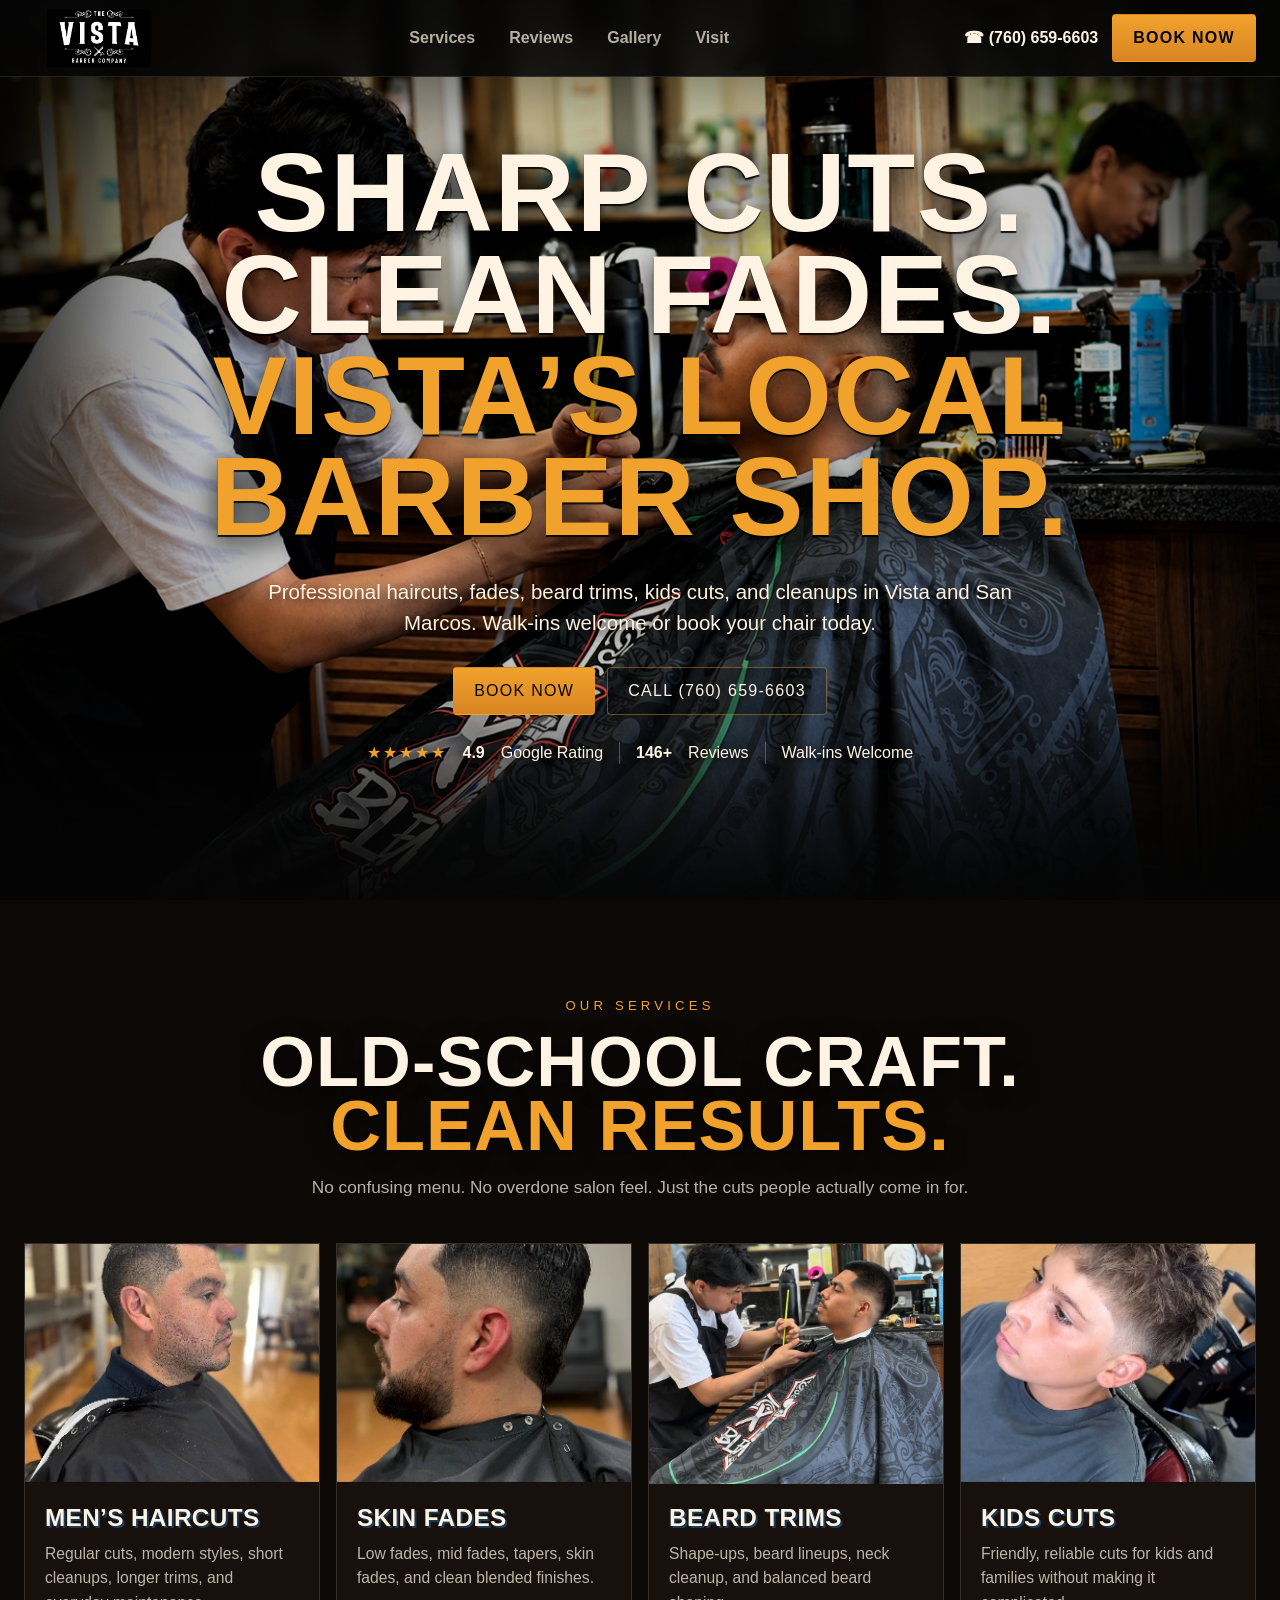
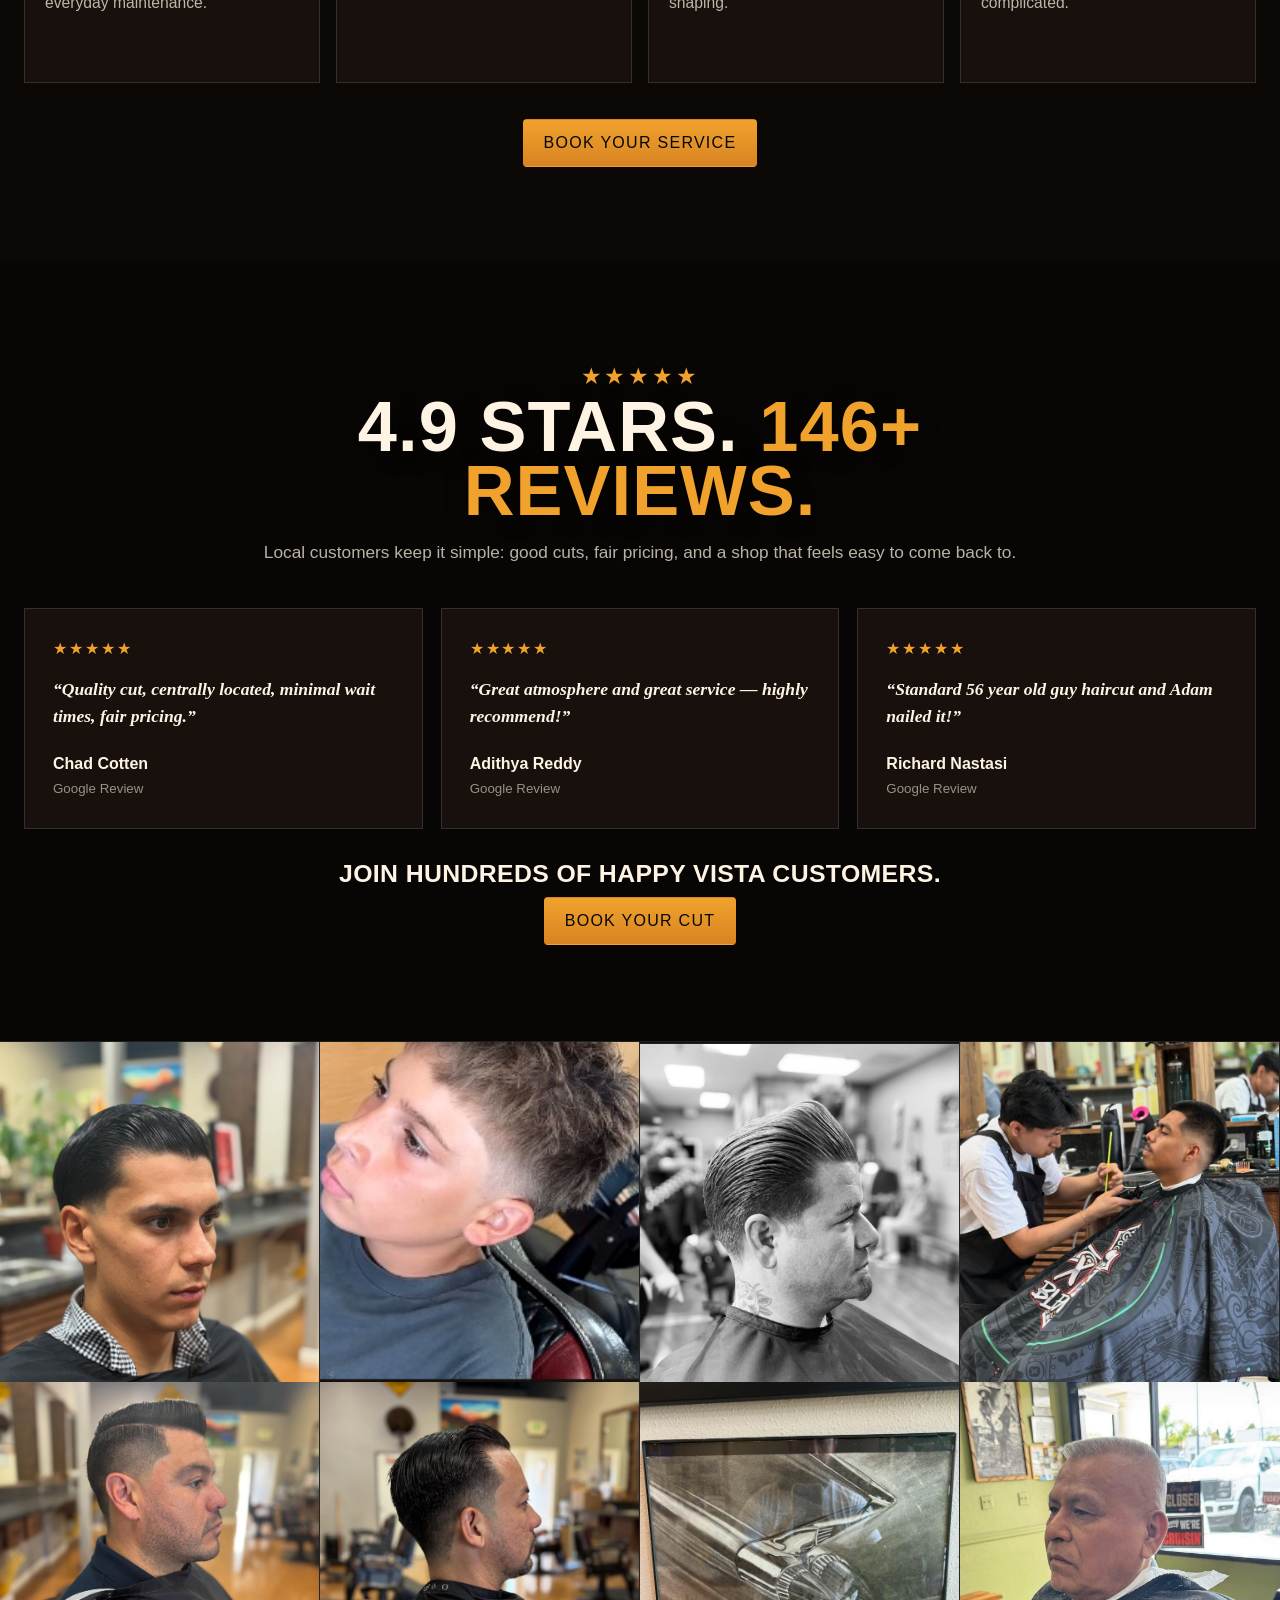
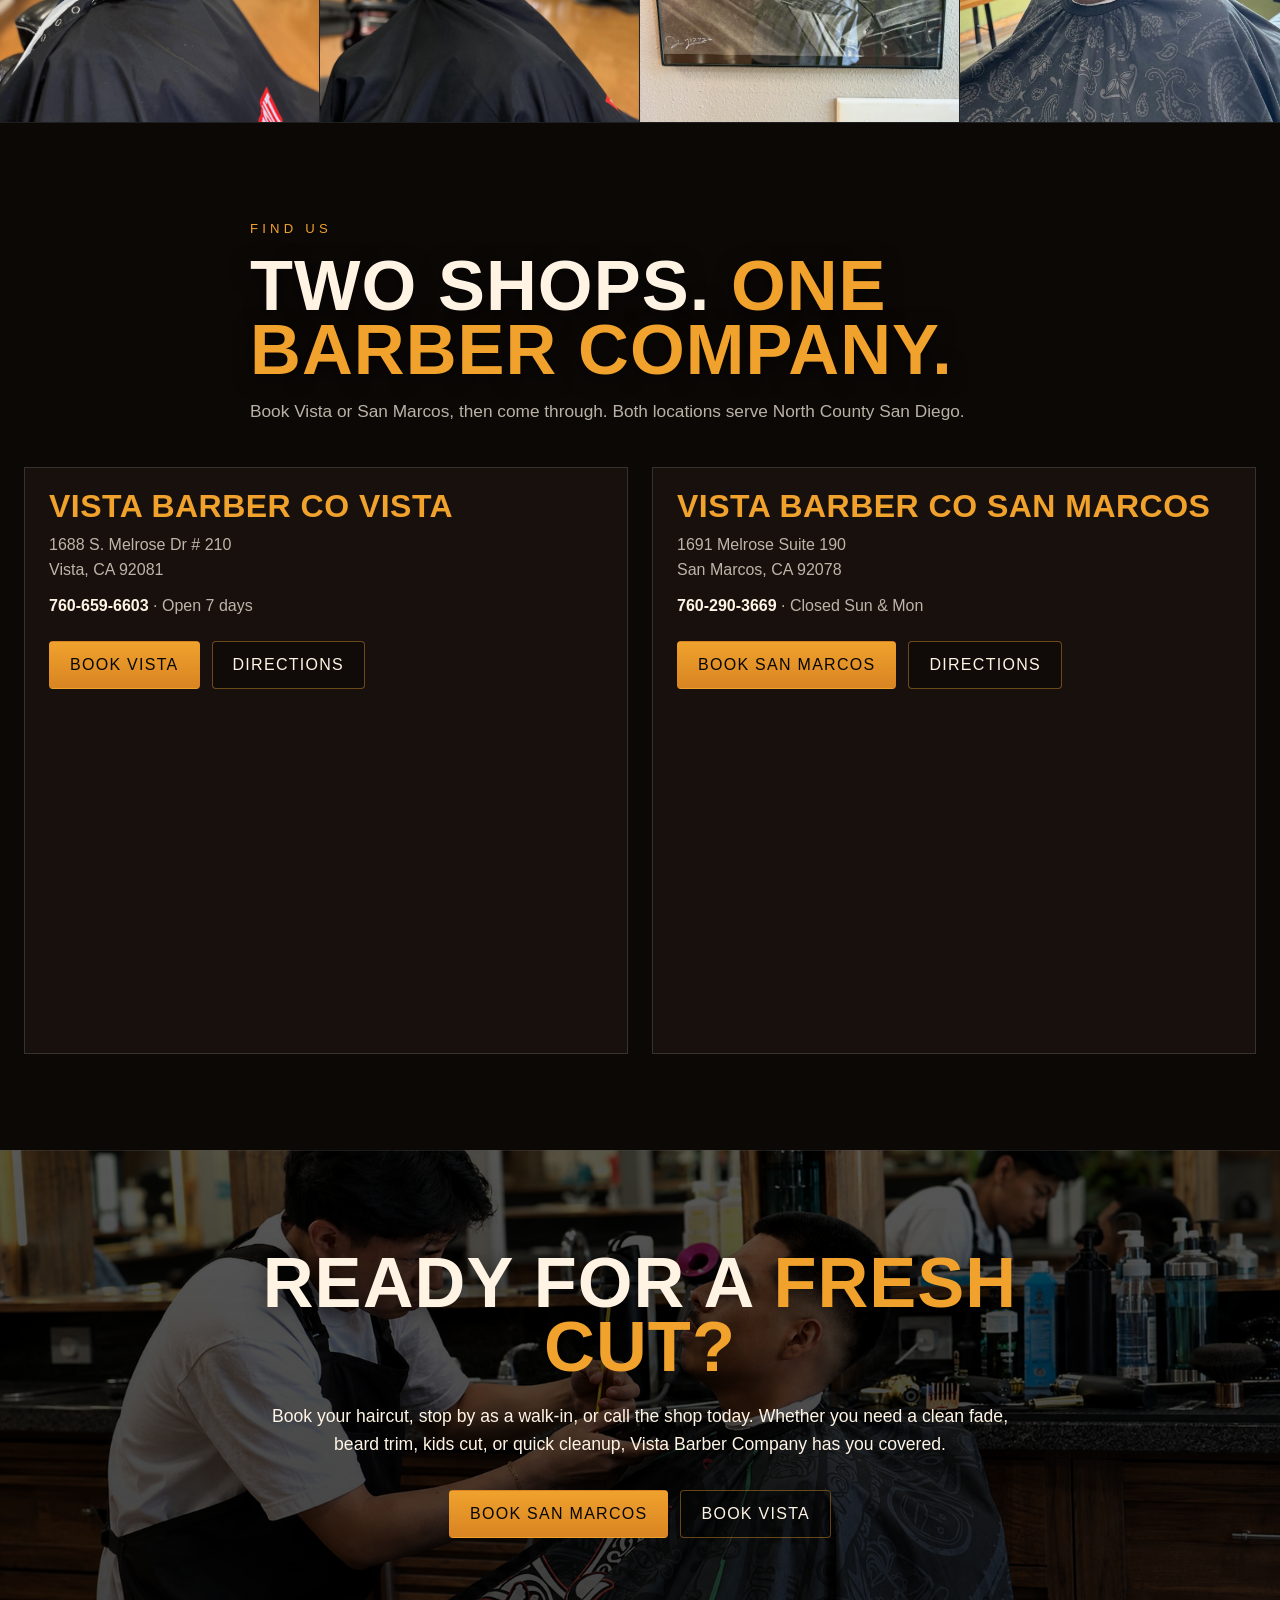
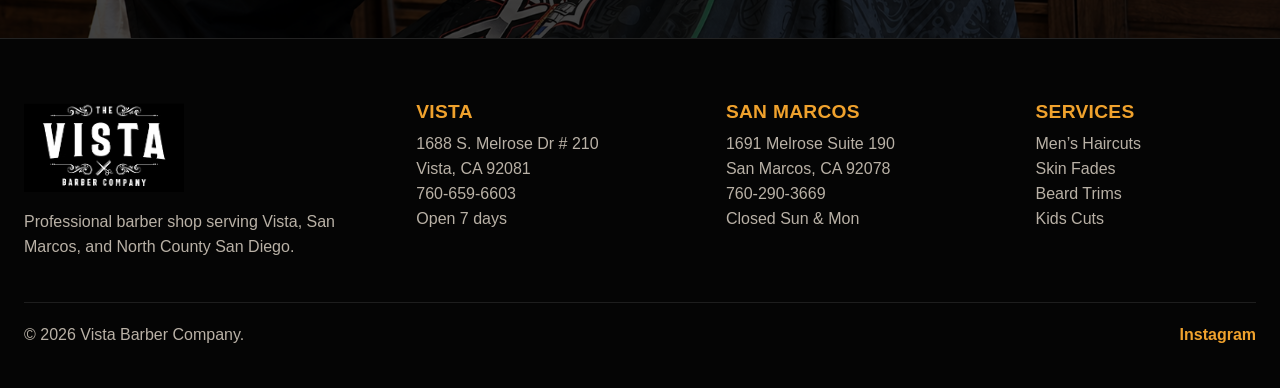
<file: index.html>
<!doctype html>
<html lang="en">
<head>
  <meta charset="utf-8" />
  <meta name="viewport" content="width=device-width, initial-scale=1" />
  <title>Vista Barber Company | Vista & San Marcos Barber Shop</title>
  <meta name="description" content="Vista Barber Company is a local barber shop with locations in Vista and San Marcos, CA. Book men’s haircuts, skin fades, beard trims, and kids cuts." />
  <meta name="keywords" content="Vista barber shop, barber shop in Vista CA, men’s haircut Vista CA, fades Vista CA, beard trim Vista CA, kids haircut Vista CA, San Marcos barber shop, North County San Diego barber" />
  <meta property="og:title" content="Vista Barber Company | Sharp Cuts. Clean Fades." />
  <meta property="og:description" content="Local barber shop serving Vista, San Marcos, and North County San Diego." />
  <meta property="og:type" content="website" />
  <meta name="theme-color" content="#050505" />
  <link rel="icon" href="assets/favicon.svg" type="image/svg+xml" />
  <link rel="stylesheet" href="styles.css?v=hero-vista-cut-handle-tiles" />
  <script type="application/ld+json">
  {
    "@context": "https://schema.org",
    "@graph": [
      {
        "@type": "Barbershop",
        "name": "Vista Barber Company - Vista",
        "telephone": "+17606596603",
        "priceRange": "$$",
        "address": {
          "@type": "PostalAddress",
          "streetAddress": "1688 S. Melrose Dr #210",
          "addressLocality": "Vista",
          "addressRegion": "CA",
          "postalCode": "92081",
          "addressCountry": "US"
        },
        "openingHours": "Mo-Su",
        "aggregateRating": { "@type": "AggregateRating", "ratingValue": "4.9", "reviewCount": "146" },
        "areaServed": ["Vista", "Shadowridge", "San Marcos", "Carlsbad", "La Costa", "North County San Diego"],
        "sameAs": ["https://www.instagram.com/vistabarberco/"]
      },
      {
        "@type": "Barbershop",
        "name": "Vista Barber Company - San Marcos",
        "telephone": "+17602903669",
        "priceRange": "$$",
        "address": {
          "@type": "PostalAddress",
          "streetAddress": "1691 Melrose Suite 190",
          "addressLocality": "San Marcos",
          "addressRegion": "CA",
          "postalCode": "92078",
          "addressCountry": "US"
        },
        "openingHours": ["Tu-Sa"],
        "areaServed": ["San Marcos", "Vista", "Carlsbad", "La Costa", "North County San Diego"],
        "sameAs": ["https://www.instagram.com/vistabarberco/"]
      }
    ]
  }
  </script>
</head>
<body>
  <a class="skip-link" href="#main">Skip to content</a>

  <header class="site-header" data-header>
    <div class="container nav-wrap">
      <a class="brand" href="#top" aria-label="Vista Barber Company home">
        <img class="brand-logo" src="assets/vista-barber-logo.png" alt="Vista Barber Company" />
      </a>

      <nav class="desktop-nav" aria-label="Primary navigation">
        <a href="#services">Services</a>
        <a href="#reviews">Reviews</a>
        <a href="#gallery">Gallery</a>
        <a href="#visit">Visit</a>
      </nav>

      <div class="header-actions">
        <a class="phone-link" href="tel:+17606596603">☎ <span>(760) 659-6603</span></a>
        <button class="btn btn-gold" type="button" data-open-booking-modal>Book Now</button>
      </div>
    </div>
  </header>

  <main id="main">
    <section class="hero" id="top">
      <div class="hero-bg" aria-hidden="true"></div>
      <div class="hero-shade" aria-hidden="true"></div>
      <div class="container hero-inner">
        <h1>Sharp Cuts.<br>Clean Fades.<br><span>Vista’s Local Barber Shop.</span></h1>
        <p class="hero-lead">Professional haircuts, fades, beard trims, kids cuts, and cleanups in Vista and San Marcos. Walk-ins welcome or book your chair today.</p>
        <div class="hero-actions">
          <button class="btn btn-gold" type="button" data-open-booking-modal>Book Now</button>
          <a class="btn btn-outline" href="tel:+17606596603">Call (760) 659-6603</a>
        </div>
        <div class="hero-proof" aria-label="Shop highlights">
          <span class="stars">★★★★★</span>
          <strong>4.9</strong> Google Rating
          <i></i>
          <strong>146+</strong> Reviews
          <i></i>
          Walk-ins Welcome
        </div>
      </div>
    </section>

    <section class="section services-section" id="services">
      <div class="container section-heading center">
        <p class="eyebrow">Our Services</p>
        <h2>Old-School Craft. <span>Clean Results.</span></h2>
        <p>No confusing menu. No overdone salon feel. Just the cuts people actually come in for.</p>
      </div>

      <div class="container service-grid" aria-label="Vista Barber Company services">
        <article class="service-card">
          <img src="assets/service-mens.jpg" alt="Vista Barber Company men’s haircut" />
          <div class="service-copy">
            <h3>Men’s Haircuts</h3>
            <p>Regular cuts, modern styles, short cleanups, longer trims, and everyday maintenance.</p>
          </div>
        </article>

        <article class="service-card">
          <img src="assets/service-fades.jpg" alt="Vista Barber Company skin fade" />
          <div class="service-copy">
            <h3>Skin Fades</h3>
            <p>Low fades, mid fades, tapers, skin fades, and clean blended finishes.</p>
          </div>
        </article>

        <article class="service-card">
          <img src="assets/service-beard.jpg" alt="Vista Barber Company beard trim and lineup" />
          <div class="service-copy">
            <h3>Beard Trims</h3>
            <p>Shape-ups, beard lineups, neck cleanup, and balanced beard shaping.</p>
          </div>
        </article>

        <article class="service-card">
          <img src="assets/service-kids.jpg" alt="Kids haircut at Vista Barber Company" />
          <div class="service-copy">
            <h3>Kids Cuts</h3>
            <p>Friendly, reliable cuts for kids and families without making it complicated.</p>
          </div>
        </article>
      </div>

      <div class="container center-actions">
        <button class="btn btn-gold" type="button" data-open-booking-modal>Book Your Service</button>
      </div>
    </section>

    <section class="section reviews-section" id="reviews">
      <div class="container section-heading center">
        <p class="stars big">★★★★★</p>
        <h2>4.9 Stars. <span>146+ Reviews.</span></h2>
        <p>Local customers keep it simple: good cuts, fair pricing, and a shop that feels easy to come back to.</p>
      </div>

      <div class="container review-grid">
        <figure>
          <p class="stars">★★★★★</p>
          <blockquote>“Quality cut, centrally located, minimal wait times, fair pricing.”</blockquote>
          <figcaption><b>Chad Cotten</b><small>Google Review</small></figcaption>
        </figure>
        <figure>
          <p class="stars">★★★★★</p>
          <blockquote>“Great atmosphere and great service — highly recommend!”</blockquote>
          <figcaption><b>Adithya Reddy</b><small>Google Review</small></figcaption>
        </figure>
        <figure>
          <p class="stars">★★★★★</p>
          <blockquote>“Standard 56 year old guy haircut and Adam nailed it!”</blockquote>
          <figcaption><b>Richard Nastasi</b><small>Google Review</small></figcaption>
        </figure>
      </div>

      <div class="container review-cta">
        <h3>Join hundreds of happy Vista customers.</h3>
        <button class="btn btn-gold" type="button" data-open-booking-modal>Book Your Cut</button>
      </div>
    </section>

    <section class="photo-strip" id="gallery" aria-label="Vista Barber Company Instagram photos">
      <a class="insta-tile" href="https://www.instagram.com/vistabarberco/" target="_blank" rel="noopener" aria-label="Open Vista Barber Company Instagram post">
        <img src="assets/ig-slick.jpg" alt="Vista Barber Company slick classic haircut Instagram post" loading="lazy" />
        <span class="insta-caption">@vistabarberco</span>
      </a>
      <a class="insta-tile" href="https://www.instagram.com/vistabarberco/" target="_blank" rel="noopener" aria-label="Open Vista Barber Company Instagram post">
        <img src="assets/service-kids.jpg" alt="Vista Barber Company kids haircut Instagram post" loading="lazy" />
        <span class="insta-caption">@vistabarberco</span>
      </a>
      <a class="insta-tile" href="https://www.instagram.com/vistabarberco/" target="_blank" rel="noopener" aria-label="Open Vista Barber Company Instagram post">
        <img src="assets/ig-bw-style.jpg" alt="Vista Barber Company black and white haircut Instagram post" loading="lazy" />
        <span class="insta-caption">@vistabarberco</span>
      </a>
      <a class="insta-tile" href="https://www.instagram.com/vistabarberco/" target="_blank" rel="noopener" aria-label="Open Vista Barber Company Instagram post">
        <img src="assets/ig-chair.jpg" alt="Vista Barber Company barber working in shop Instagram post" loading="lazy" />
        <span class="insta-caption">@vistabarberco</span>
      </a>
      <a class="insta-tile" href="https://www.instagram.com/vistabarberco/" target="_blank" rel="noopener" aria-label="Open Vista Barber Company Instagram post">
        <img src="assets/ig-side-before.jpg" alt="Vista Barber Company haircut before Instagram post" loading="lazy" />
        <span class="insta-caption">@vistabarberco</span>
      </a>
      <a class="insta-tile" href="https://www.instagram.com/vistabarberco/" target="_blank" rel="noopener" aria-label="Open Vista Barber Company Instagram post">
        <img src="assets/ig-side-after.jpg" alt="Vista Barber Company haircut after Instagram post" loading="lazy" />
        <span class="insta-caption">@vistabarberco</span>
      </a>
      <a class="insta-tile" href="https://www.instagram.com/vistabarberco/" target="_blank" rel="noopener" aria-label="Open Vista Barber Company Instagram post">
        <img src="assets/ig-artwork.jpg" alt="Vista Barber Company shop wall artwork Instagram post" loading="lazy" />
        <span class="insta-caption">@vistabarberco</span>
      </a>
      <a class="insta-tile" href="https://www.instagram.com/vistabarberco/" target="_blank" rel="noopener" aria-label="Open Vista Barber Company Instagram post">
        <img src="assets/ig-flattop.jpg" alt="Vista Barber Company haircut customer Instagram post" loading="lazy" />
        <span class="insta-caption">@vistabarberco</span>
      </a>
    </section>

    <section class="section visit-section" id="visit">
      <div class="container section-heading">
        <p class="eyebrow">Find Us</p>
        <h2>Two Shops. <span>One Barber Company.</span></h2>
        <p>Book Vista or San Marcos, then come through. Both locations serve North County San Diego.</p>
      </div>

      <div class="container location-grid">
        <article class="location-card">
          <h3>Vista Barber Co Vista</h3>
          <p>1688 S. Melrose Dr # 210<br>Vista, CA 92081</p>
          <p><a href="tel:+17606596603">760-659-6603</a> · Open 7 days</p>
          <div class="location-actions">
            <a class="btn btn-gold" href="https://app.acuityscheduling.com/schedule/9c201f82" target="_blank" rel="noopener">Book Vista</a>
            <a class="btn btn-outline" href="https://www.google.com/maps/dir/?api=1&destination=1688%20S.%20Melrose%20Dr%20%23210%20Vista%2C%20CA%2092081" target="_blank" rel="noopener">Directions</a>
          </div>
          <iframe title="Map to Vista Barber Co Vista" loading="lazy" referrerpolicy="no-referrer-when-downgrade" src="https://www.google.com/maps?q=1688%20S.%20Melrose%20Dr%20%23210%20Vista%2C%20CA%2092081&output=embed"></iframe>
        </article>

        <article class="location-card">
          <h3>Vista Barber Co San Marcos</h3>
          <p>1691 Melrose Suite 190<br>San Marcos, CA 92078</p>
          <p><a href="tel:+17602903669">760-290-3669</a> · Closed Sun & Mon</p>
          <div class="location-actions">
            <a class="btn btn-gold" href="https://app.acuityscheduling.com/schedule/b0204b31" target="_blank" rel="noopener">Book San Marcos</a>
            <a class="btn btn-outline" href="https://www.google.com/maps/dir/?api=1&destination=1691%20Melrose%20Suite%20190%20San%20Marcos%2C%20CA%2092078" target="_blank" rel="noopener">Directions</a>
          </div>
          <iframe title="Map to Vista Barber Co San Marcos" loading="lazy" referrerpolicy="no-referrer-when-downgrade" src="https://www.google.com/maps?q=1691%20Melrose%20Suite%20190%20San%20Marcos%2C%20CA%2092078&output=embed"></iframe>
        </article>
      </div>
    </section>

    <section class="final-section">
      <div class="container final-inner">
        <h2>Ready for a <span>Fresh Cut?</span></h2>
        <p>Book your haircut, stop by as a walk-in, or call the shop today. Whether you need a clean fade, beard trim, kids cut, or quick cleanup, Vista Barber Company has you covered.</p>
        <div class="final-actions">
          <a class="btn btn-gold" href="https://app.acuityscheduling.com/schedule/b0204b31" target="_blank" rel="noopener">Book San Marcos</a>
          <a class="btn btn-outline" href="https://app.acuityscheduling.com/schedule/9c201f82" target="_blank" rel="noopener">Book Vista</a>
        </div>
      </div>
    </section>
  </main>

  <footer class="site-footer">
    <div class="container footer-grid">
      <div>
        <a class="footer-logo" href="#top" aria-label="Vista Barber Company home">
          <img src="assets/vista-barber-logo.png" alt="Vista Barber Company" />
        </a>
        <p>Professional barber shop serving Vista, San Marcos, and North County San Diego.</p>
      </div>
      <div>
        <h3>Vista</h3>
        <p>1688 S. Melrose Dr # 210<br>Vista, CA 92081<br><a href="tel:+17606596603">760-659-6603</a><br>Open 7 days</p>
      </div>
      <div>
        <h3>San Marcos</h3>
        <p>1691 Melrose Suite 190<br>San Marcos, CA 92078<br><a href="tel:+17602903669">760-290-3669</a><br>Closed Sun & Mon</p>
      </div>
      <div>
        <h3>Services</h3>
        <ul>
          <li>Men’s Haircuts</li>
          <li>Skin Fades</li>
          <li>Beard Trims</li>
          <li>Kids Cuts</li>
        </ul>
      </div>
    </div>
    <div class="container footer-bottom">
      <p>© <span id="year"></span> Vista Barber Company.</p>
      <a href="https://www.instagram.com/vistabarberco/" target="_blank" rel="noopener">Instagram</a>
    </div>
  </footer>

  <nav class="mobile-sticky" aria-label="Mobile quick actions">
    <button type="button" data-open-booking-modal>Book</button>
    <a href="tel:+17606596603">Call</a>
    <a href="#visit">Locations</a>
  </nav>

  <div class="booking-modal" data-booking-modal aria-hidden="true">
    <div class="modal-backdrop" data-close-booking-modal></div>
    <section class="modal-card" role="dialog" aria-modal="true" aria-labelledby="booking-title" tabindex="-1">
      <button class="modal-close" type="button" aria-label="Close booking options" data-close-booking-modal>×</button>
      <p class="eyebrow">Choose Location</p>
      <h2 id="booking-title">Book Vista Barber Co</h2>
      <div class="modal-locations">
        <article>
          <h3>Vista Barber Co Vista</h3>
          <p>1688 S. Melrose Dr # 210<br>Vista, CA 92081</p>
          <p><a href="tel:+17606596603">760-659-6603</a> &nbsp; Open 7 days</p>
          <a class="btn btn-gold full" href="https://app.acuityscheduling.com/schedule/9c201f82" target="_blank" rel="noopener">Book Vista</a>
        </article>
        <article>
          <h3>Vista Barber Co San Marcos</h3>
          <p>1691 Melrose Suite 190<br>San Marcos, CA 92078</p>
          <p><a href="tel:+17602903669">760-290-3669</a> &nbsp; Closed Sun & Mon</p>
          <a class="btn btn-gold full" href="https://app.acuityscheduling.com/schedule/b0204b31" target="_blank" rel="noopener">Book San Marcos</a>
        </article>
      </div>
    </section>
  </div>

  <script src="script.js?v=hero-vista-cut-handle-tiles" defer></script>
</body>
</html>
</file>
<file: styles.css>
:root {
  --black: #050505;
  --black-2: #0b0806;
  --panel: #17100c;
  --panel-2: #21160f;
  --line: rgba(255,255,255,.13);
  --line-warm: rgba(235,159,49,.42);
  --cream: #fff4e4;
  --muted: rgba(255,244,228,.72);
  --muted-2: rgba(255,244,228,.56);
  --gold: #f0a22d;
  --gold-2: #d88422;
  --max: 1240px;
  --header: 76px;
}

* { box-sizing: border-box; }
html { scroll-behavior: smooth; scroll-padding-top: var(--header); }
body {
  margin: 0;
  color: var(--cream);
  background: var(--black);
  font-family: Arial, Helvetica, sans-serif;
  line-height: 1.55;
  -webkit-font-smoothing: antialiased;
  text-rendering: optimizeLegibility;
}
img, iframe { max-width: 100%; }
a { color: inherit; text-decoration: none; }
p { margin: 0; }
button, input, textarea { font: inherit; }

.container {
  width: min(100% - 48px, var(--max));
  margin-inline: auto;
}

.skip-link {
  position: absolute;
  left: 14px;
  top: 10px;
  z-index: 999;
  transform: translateY(-160%);
  background: var(--gold);
  color: #050505;
  padding: 9px 13px;
  font-weight: 900;
}
.skip-link:focus { transform: translateY(0); }

.site-header {
  position: fixed;
  z-index: 100;
  inset: 0 0 auto;
  min-height: var(--header);
  background: rgba(5,5,5,.86);
  border-bottom: 1px solid rgba(255,255,255,.11);
  backdrop-filter: blur(10px);
}
.site-header.is-scrolled { background: rgba(5,5,5,.96); }
.nav-wrap {
  min-height: var(--header);
  display: flex;
  align-items: center;
  justify-content: space-between;
  gap: 26px;
}
.brand {
  display: inline-flex;
  align-items: center;
  flex: 0 0 auto;
}
.brand-logo {
  display: block;
  width: 150px;
  height: 58px;
  object-fit: contain;
}
.desktop-nav {
  display: flex;
  align-items: center;
  justify-content: center;
  gap: 34px;
  color: rgba(255,244,228,.7);
  font-weight: 900;
}
.desktop-nav a { transition: color .18s ease; }
.desktop-nav a:hover { color: var(--gold); }
.header-actions {
  display: flex;
  align-items: center;
  gap: 14px;
  font-weight: 900;
}
.phone-link { color: var(--cream); }

.btn,
.mobile-sticky a,
.mobile-sticky button {
  border-radius: 4px;
  border: 1px solid var(--line-warm);
  min-height: 48px;
  padding: 13px 20px;
  display: inline-flex;
  align-items: center;
  justify-content: center;
  gap: 8px;
  color: var(--cream);
  background: transparent;
  font-family: Impact, Haettenschweiler, 'Arial Narrow Bold', sans-serif;
  text-transform: uppercase;
  letter-spacing: .08em;
  line-height: 1;
  cursor: pointer;
  transition: transform .16s ease, background .16s ease, border-color .16s ease;
}
.btn:hover,
.mobile-sticky a:hover,
.mobile-sticky button:hover { transform: translateY(-2px); }
.btn-gold {
  color: #070707;
  background: linear-gradient(180deg, var(--gold), var(--gold-2));
  border-color: transparent;
}
.btn-outline { background: rgba(0,0,0,.28); }
.btn-outline:hover { background: rgba(240,162,45,.12); }
.btn.full { width: 100%; }

.hero {
  position: relative;
  min-height: 100svh;
  display: grid;
  place-items: center;
  padding: calc(var(--header) + 10px) 0 42px;
  overflow: hidden;
  isolation: isolate;
  text-align: center;
  background: #000;
}
.hero-bg {
  position: absolute;
  inset: 0;
  z-index: 0;
  background-image: url('assets/hero-vista-cut.png');
  background-size: cover;
  background-position: center 42%;
  opacity: 1;
  filter: brightness(.92) contrast(1.08) saturate(1.05);
  transform: scale(1.02);
}
.hero-shade {
  position: absolute;
  inset: 0;
  z-index: 1;
  pointer-events: none;
  background:
    radial-gradient(ellipse 70% 82% at 50% 48%,
      rgba(0,0,0,0) 0%,
      rgba(0,0,0,.03) 45%,
      rgba(0,0,0,.22) 60%,
      rgba(0,0,0,.65) 78%,
      rgba(0,0,0,.96) 100%);
  box-shadow: inset 0 0 150px 55px rgba(0,0,0,.78);
}
.hero::after {
  content: '';
  position: absolute;
  inset: 0;
  z-index: 1;
  pointer-events: none;
  background: linear-gradient(180deg, rgba(0,0,0,.08), rgba(0,0,0,.18) 76%, rgba(5,5,5,.92) 100%);
}
.hero-inner {
  position: relative;
  z-index: 2;
  transform: translateY(-18px);
}
.location-pill {
  width: fit-content;
  margin: 0 auto 24px;
  padding: 9px 22px;
  border: 1px solid var(--line-warm);
  border-radius: 999px;
  color: var(--gold);
  background: rgba(0,0,0,.38);
  font-family: Impact, Haettenschweiler, 'Arial Narrow Bold', sans-serif;
  text-transform: uppercase;
  letter-spacing: .26em;
  font-size: .93rem;
  text-shadow: 0 2px 10px #000;
}
h1, h2, h3 {
  margin: 0;
  font-family: Impact, Haettenschweiler, 'Arial Narrow Bold', sans-serif;
  text-transform: uppercase;
  line-height: .91;
  letter-spacing: .015em;
}
h1 {
  margin-inline: auto;
  max-width: 980px;
  color: var(--cream);
  font-size: clamp(4rem, 8.7vw, 8.8rem);
  text-shadow: 0 7px 28px rgba(0,0,0,.95), 0 2px 1px rgba(0,0,0,.85);
}
h1 span { color: var(--gold); }
.hero-lead {
  max-width: 760px;
  margin: 28px auto 28px;
  color: #fff2de;
  font-size: clamp(1rem, 1.6vw, 1.32rem);
  text-shadow: 0 3px 12px rgba(0,0,0,.9);
}
.hero-actions,
.center-actions,
.review-cta,
.final-actions,
.location-actions {
  display: flex;
  align-items: center;
  justify-content: center;
  flex-wrap: wrap;
  gap: 12px;
}
.hero-proof {
  margin-top: 26px;
  display: flex;
  justify-content: center;
  align-items: center;
  flex-wrap: wrap;
  gap: 16px;
  color: var(--cream);
  text-shadow: 0 2px 10px rgba(0,0,0,.9);
}
.hero-proof i {
  width: 1px;
  height: 22px;
  background: rgba(255,255,255,.26);
}
.stars { color: var(--gold); letter-spacing: .12em; }
.big { font-size: 1.45rem; }

.section { padding: 96px 0; }
.section-heading { margin-bottom: 42px; max-width: 780px; }
.section-heading.center { text-align: center; margin-inline: auto; }
.eyebrow {
  margin-bottom: 14px;
  color: var(--gold);
  font-family: Impact, Haettenschweiler, 'Arial Narrow Bold', sans-serif;
  text-transform: uppercase;
  letter-spacing: .32em;
  font-size: .82rem;
}
h2 {
  color: var(--cream);
  font-size: clamp(2.6rem, 5.5vw, 5.2rem);
  text-shadow: 0 4px 20px rgba(0,0,0,.5);
}
h2 span { color: var(--gold); }
.section-heading p:not(.eyebrow):not(.stars) {
  margin-top: 16px;
  color: var(--muted);
  font-size: 1.08rem;
}

.services-section { background: var(--black-2); }
.service-grid {
  display: grid;
  grid-template-columns: repeat(4, minmax(0, 1fr));
  gap: 16px;
}
.service-card {
  display: flex;
  min-width: 0;
  min-height: 440px;
  flex-direction: column;
  overflow: hidden;
  background: var(--panel);
  border: 1px solid rgba(255,255,255,.13);
}
.service-card img {
  display: block;
  width: 100%;
  height: 240px;
  object-fit: cover;
  object-position: center;
  background: #111;
}
.service-copy { padding: 22px 20px 26px; }
.service-card h3 {
  margin-bottom: 12px;
  color: var(--cream);
  font-size: 1.52rem;
  line-height: .98;
  text-shadow: 2px 2px 0 rgba(29,83,130,.65);
}
.service-card p { color: var(--muted); font-size: .98rem; }
.center-actions { margin-top: 36px; }

.reviews-section { background: #080604; }
.review-grid {
  display: grid;
  grid-template-columns: repeat(3, 1fr);
  gap: 18px;
}
.review-grid figure {
  margin: 0;
  padding: 28px;
  background: var(--panel);
  border: 1px solid rgba(255,255,255,.13);
}
.review-grid blockquote {
  margin: 14px 0 22px;
  color: var(--cream);
  font-family: Georgia, 'Times New Roman', serif;
  font-weight: 700;
  font-style: italic;
  font-size: 1.1rem;
}
.review-grid figcaption { display: grid; gap: 2px; }
.review-grid small { color: var(--muted-2); }
.review-cta { flex-direction: column; margin-top: 34px; }
.review-cta h3 { font-size: 1.55rem; }

.photo-strip {
  display: grid;
  grid-template-columns: repeat(4, 1fr);
  border-top: 1px solid rgba(255,255,255,.12);
  border-bottom: 1px solid rgba(255,255,255,.12);
  background: #000;
}
.insta-tile {
  position: relative;
  display: block;
  height: 340px;
  overflow: hidden;
  background: #080808;
  border-right: 1px solid rgba(255,255,255,.12);
}
.insta-tile:last-child { border-right: 0; }
.insta-tile img {
  display: block;
  width: 100%;
  height: 100%;
  object-fit: cover;
  object-position: center;
  transition: transform .32s ease, filter .32s ease;
}
.insta-tile::after {
  content: '';
  position: absolute;
  inset: 0;
  background: rgba(0,0,0,.68);
  opacity: 0;
  transition: opacity .22s ease;
}
.insta-caption {
  position: absolute;
  z-index: 2;
  inset: 0;
  display: grid;
  place-items: center;
  padding: 26px;
  text-align: center;
  color: var(--cream);
  font-weight: 900;
  font-size: 1.05rem;
  line-height: 1.35;
  opacity: 0;
  transform: translateY(10px);
  transition: opacity .22s ease, transform .22s ease;
  text-shadow: 0 2px 12px rgba(0,0,0,.9);
}
.insta-tile:hover img { transform: scale(1.05); filter: saturate(.9) contrast(1.08); }
.insta-tile:hover::after,
.insta-tile:hover .insta-caption { opacity: 1; }
.insta-tile:hover .insta-caption { transform: translateY(0); }

.visit-section { background: var(--black-2); }
.location-grid {
  display: grid;
  grid-template-columns: repeat(2, 1fr);
  gap: 24px;
}
.location-card {
  overflow: hidden;
  background: var(--panel);
  border: 1px solid rgba(255,255,255,.14);
}
.location-card h3 {
  padding: 24px 24px 0;
  color: var(--gold);
  font-size: 2rem;
}
.location-card p {
  padding: 0 24px;
  margin-top: 12px;
  color: var(--muted);
}
.location-card a:not(.btn) { color: var(--cream); font-weight: 900; }
.location-actions {
  justify-content: flex-start;
  padding: 22px 24px 24px;
}
.location-card iframe {
  display: block;
  width: 100%;
  height: 340px;
  border: 0;
  filter: grayscale(.15) contrast(1.03);
}

.final-section {
  position: relative;
  overflow: hidden;
  padding: 100px 0;
  background: linear-gradient(rgba(0,0,0,.66), rgba(0,0,0,.74)), url('assets/hero-vista-cut.png') center/cover;
  border-top: 1px solid rgba(255,255,255,.1);
}
.final-inner { text-align: center; max-width: 900px; }
.final-inner h2 { margin-inline: auto; }
.final-inner p {
  max-width: 780px;
  margin: 24px auto 32px;
  color: var(--cream);
  font-size: 1.1rem;
}

.site-footer {
  padding: 64px 0 40px;
  background: #050505;
  border-top: 1px solid rgba(255,255,255,.12);
}
.footer-grid {
  display: grid;
  grid-template-columns: 1.3fr 1fr 1fr .8fr;
  gap: 34px;
}
.footer-logo img {
  width: 160px;
  height: auto;
  display: block;
  margin-bottom: 18px;
}
.site-footer h3 { color: var(--gold); margin: 0 0 12px; font-size: 1.2rem; }
.site-footer p,
.site-footer li { color: var(--muted); }
.site-footer ul { list-style: none; padding: 0; margin: 0; }
.site-footer a:hover { color: var(--gold); }
.footer-bottom {
  margin-top: 42px;
  padding-top: 20px;
  border-top: 1px solid rgba(255,255,255,.1);
  display: flex;
  justify-content: space-between;
  gap: 18px;
  color: var(--muted-2);
}
.footer-bottom a { color: var(--gold); font-weight: 900; }

.mobile-sticky {
  position: fixed;
  z-index: 98;
  display: none;
  left: 10px;
  right: 10px;
  bottom: 10px;
  grid-template-columns: repeat(3, 1fr);
  gap: 8px;
  padding: 8px;
  background: rgba(5,5,5,.94);
  border: 1px solid rgba(255,255,255,.16);
  backdrop-filter: blur(10px);
}
.mobile-sticky button { width: 100%; }
.mobile-sticky a,
.mobile-sticky button { min-height: 48px; padding: 10px; font-size: .9rem; }

.booking-modal {
  position: fixed;
  z-index: 150;
  inset: 0;
  display: none;
  align-items: center;
  justify-content: center;
  padding: 22px;
}
.booking-modal.is-open { display: flex; }
.modal-backdrop {
  position: absolute;
  inset: 0;
  background: rgba(0,0,0,.78);
}
.modal-card {
  position: relative;
  width: min(760px, 100%);
  max-height: min(86vh, 760px);
  overflow: auto;
  padding: 34px;
  background: #090909;
  border: 1px solid var(--line-warm);
  box-shadow: 0 25px 90px rgba(0,0,0,.65);
}
.modal-close {
  position: absolute;
  top: 12px;
  right: 14px;
  width: 42px;
  height: 42px;
  border: 1px solid rgba(255,255,255,.18);
  background: #151515;
  color: var(--cream);
  font-size: 2rem;
  line-height: 1;
  cursor: pointer;
}
.modal-card h2 { font-size: clamp(2.2rem, 5vw, 4.2rem); margin-bottom: 24px; }
.modal-locations {
  display: grid;
  grid-template-columns: repeat(2, 1fr);
  gap: 16px;
}
.modal-locations article {
  padding: 22px;
  background: var(--panel);
  border: 1px solid rgba(255,255,255,.13);
}
.modal-locations h3 { color: var(--gold); margin-bottom: 12px; font-size: 1.65rem; }
.modal-locations p { color: var(--muted); margin-bottom: 14px; }
.modal-locations a:not(.btn) { color: var(--cream); font-weight: 900; }

@media (max-width: 1120px) {
  .desktop-nav { gap: 20px; }
  .service-grid { grid-template-columns: repeat(4, minmax(0, 1fr)); }
  .photo-strip { grid-template-columns: repeat(2, 1fr); }
  .insta-tile { height: 300px; }
}

@media (max-width: 940px) {
  .service-grid { grid-template-columns: repeat(2, minmax(0, 1fr)); }
}

@media (max-width: 860px) {
  .desktop-nav { display: none; }
  .phone-link span { display: none; }
  .brand-logo { width: 122px; height: 50px; }
  .hero { min-height: 100svh; }
  .review-grid, .location-grid, .footer-grid { grid-template-columns: 1fr; }
  h1 { font-size: clamp(3.7rem, 14vw, 6.8rem); }
}

@media (max-width: 620px) {
  body { padding-bottom: 78px; }
  .container { width: min(100% - 28px, var(--max)); }
  .site-header { position: absolute; }
  .header-actions { display: none; }
  .hero { min-height: 100svh; padding: 96px 0 34px; }
  .hero-inner { transform: translateY(-8px); }
  .hero-bg { background-position: center; }
  .location-pill { font-size: .72rem; letter-spacing: .17em; }
  .hero-proof { gap: 10px; font-size: .9rem; }
  .hero-proof i { display: none; }
  .hero-actions .btn { width: 100%; }
  .service-grid, .photo-strip, .modal-locations { grid-template-columns: 1fr; }
  .service-card { min-height: auto; }
  .service-card img { height: 260px; }
  .insta-tile { height: 320px; }
  .location-actions .btn, .final-actions .btn { width: 100%; }
  .modal-card { padding: 26px 18px 20px; }
  .mobile-sticky { display: grid; }
}

@media (prefers-reduced-motion: reduce) {
  *, *::before, *::after { transition-duration: .01ms !important; scroll-behavior: auto !important; }
}
</file>
